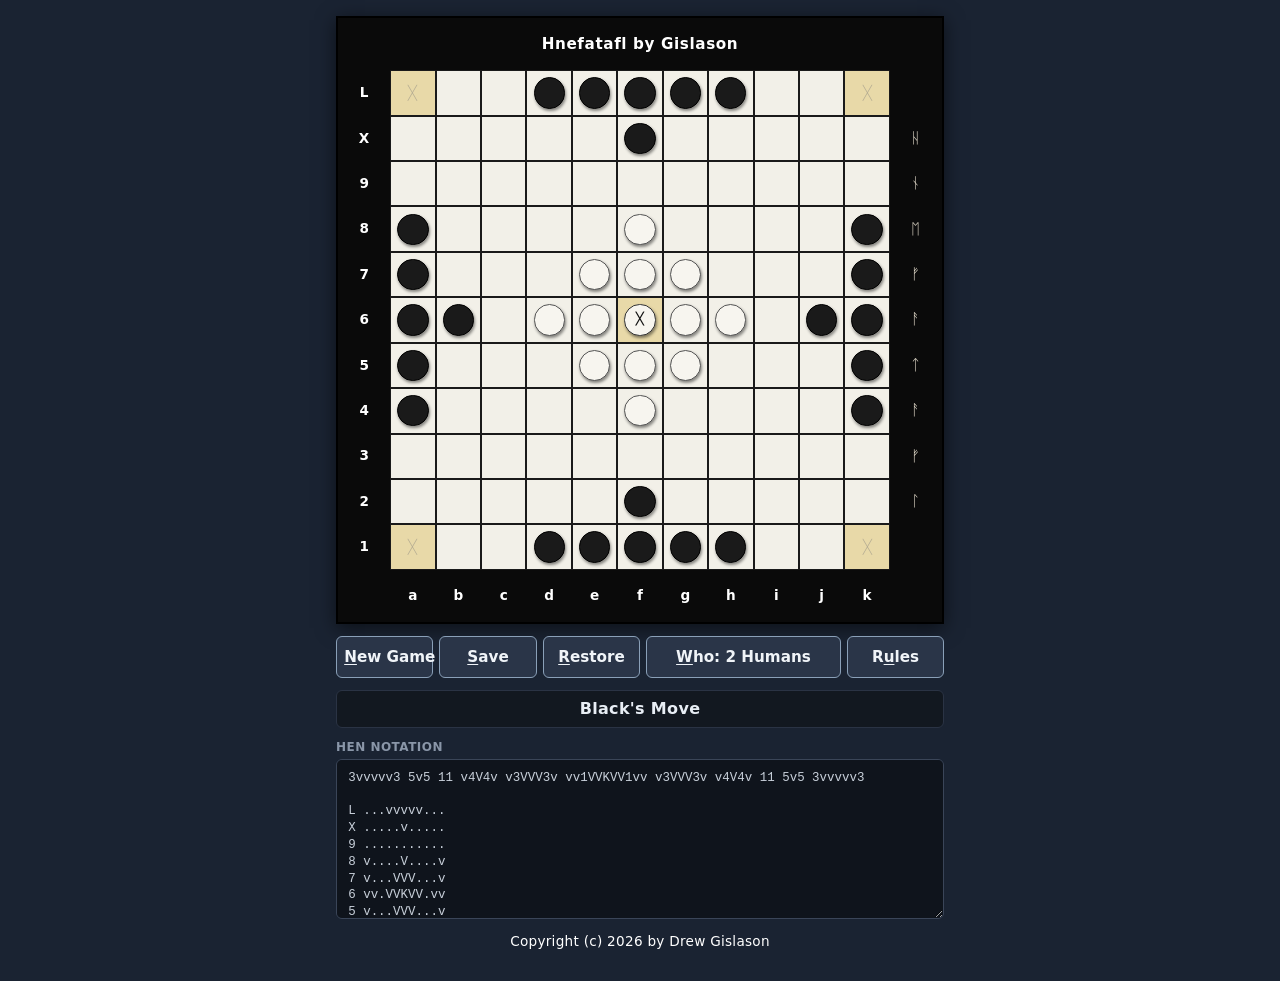
<file: index.html>
<!DOCTYPE html>
<!--
  Open Source — Copyright Drew Gislason
  MIT License — https://mit-license.org
-->
<html lang="en">
<head>
  <meta charset="UTF-8" />
  <meta name="viewport" content="width=device-width, initial-scale=1, viewport-fit=cover" />
  <meta name="description" content="Hnefatafl — Copenhagen rules 11×11. Stage 3: playable with medium AI (human vs AI, AI vs AI)." />
  <title>Hnefatafl by Gislason — Copenhagen 11×11</title>
  <link rel="stylesheet" href="styles.css" />
</head>
<body>
  <!-- App root: board, buttons, status, HEN filled by JS -->
  <div id="app"></div>

  <!-- Classic scripts (no ES modules) — works on file:// and GitHub Pages -->
  <script src="model.js"></script>
  <script src="hen.js"></script>
  <script src="view.js"></script>
  <script src="ai.js"></script>
  <script src="controller.js"></script>
  <script>
    document.addEventListener('DOMContentLoaded', function () {
      var game = window.HnefataflModel.createGame();
      window.HnefataflController.init(game);
    });
  </script>
</body>
</html>
</file>
<file: styles.css>
/*
 * Open Source — Copyright Drew Gislason
 * MIT License — https://mit-license.org
 *
 * Stage 1 visual styles — mobile-first Copenhagen 11×11 layout.
 * Palette sampled from Hnefatafl_Board.png mockup.
 */

/* ---------- Design tokens ---------- */
:root {
  --page-bg: #1a2332;
  --board-cell: #f2f0e8;
  --board-line: #1a1a1a;
  --chrome-bg: #0a0a0a;
  --chrome-text: #ffffff;
  --throne-bg: #e8d9a8;
  --gebo-empty: #9a9588;
  --piece-attacker: #1a1a1a;
  --piece-defender: #f7f5ef;
  --piece-shadow: rgba(0, 0, 0, 0.45);
  --btn-bg: #2a3548;
  --btn-border: #8aa0b8;
  --btn-text: #f0f4f8;
  --status-bg: #121820;
  --status-text: #e8eef5;
  --hen-bg: #0f141c;
  --hen-text: #c8d0da;
  --hen-border: #3a4558;
  --radius-btn: 6px;
  --font-ui: system-ui, -apple-system, "Segoe UI", Roboto, "Helvetica Neue", Arial, sans-serif;
  --font-mono: ui-monospace, "SF Mono", Menlo, Consolas, monospace;
}

/* ---------- Reset / page ---------- */
*,
*::before,
*::after {
  box-sizing: border-box;
}

html,
body {
  margin: 0;
  padding: 0;
  min-height: 100%;
  background: var(--page-bg);
  color: var(--chrome-text);
  font-family: var(--font-ui);
  -webkit-text-size-adjust: 100%;
}

body {
  display: flex;
  justify-content: center;
}

#app {
  width: 100%;
  max-width: 560px;
  padding: 0.75rem 0.6rem 1.5rem;
  display: flex;
  flex-direction: column;
  align-items: stretch;
  gap: 0.65rem;
}

/* ---------- Board wrapper (keeps board square & fits width) ---------- */
.board-wrap {
  width: 100%;
  /* Aspect trick: square based on available width */
  aspect-ratio: 1 / 1;
  max-height: min(100vw - 1.2rem, 560px);
  margin: 0 auto;
}

.board {
  width: 100%;
  height: 100%;
  display: grid;
  /* 13×13: thin chrome ring + equal playable cells */
  grid-template-columns: 1.15fr repeat(11, 1fr) 1.15fr;
  grid-template-rows: 1.15fr repeat(11, 1fr) 1.15fr;
  background: var(--chrome-bg);
  border: 2px solid #000;
  box-shadow: 0 4px 18px rgba(0, 0, 0, 0.55);
  user-select: none;
}

/* ---------- Chrome (outer black border cells) ---------- */
.chrome {
  background: var(--chrome-bg);
  color: var(--chrome-text);
  display: flex;
  align-items: center;
  justify-content: center;
  font-weight: 600;
  font-size: clamp(0.55rem, 2.4vw, 0.85rem);
  line-height: 1;
}

.chrome--corner {
  /* empty black chrome corners */
}

.chrome--top {
  font-size: clamp(0.55rem, 2.6vw, 0.95rem);
  font-weight: 700;
  letter-spacing: 0.04em;
  white-space: nowrap;
}

.chrome--rank,
.chrome--file {
  font-variant-numeric: tabular-nums;
}

.chrome--rune {
  font-size: clamp(0.65rem, 2.8vw, 0.95rem);
  font-weight: 500;
  color: #e8e0d0;
}

/* ---------- Playable cells ---------- */
.cell {
  position: relative;
  background: var(--board-cell);
  border: 1px solid var(--board-line);
  display: flex;
  align-items: center;
  justify-content: center;
  min-width: 0;
  min-height: 0;
}

.cell--restricted,
.cell--throne {
  background: var(--throne-bg);
}

.cell__gebo {
  position: absolute;
  inset: 0;
  display: flex;
  align-items: center;
  justify-content: center;
  font-size: clamp(0.7rem, 3.5vw, 1.15rem);
  color: var(--gebo-empty);
  opacity: 0.7;
  pointer-events: none;
  line-height: 1;
}

/* ---------- Pieces ---------- */
.piece {
  width: 72%;
  height: 72%;
  border-radius: 50%;
  box-shadow: 1px 2px 3px var(--piece-shadow);
  z-index: 1;
  display: flex;
  align-items: center;
  justify-content: center;
  flex-shrink: 0;
}

.piece--attacker {
  background: var(--piece-attacker);
  border: 1px solid #000;
}

.piece--defender {
  background: var(--piece-defender);
  border: 1px solid #555;
}

.piece--king {
  background: var(--piece-defender);
  border: 1.5px solid #333;
}

.piece__gebo {
  color: #111;
  font-size: clamp(0.55rem, 2.8vw, 0.95rem);
  font-weight: 700;
  line-height: 1;
  pointer-events: none;
}

/* ---------- Controls ----------
   Mobile first: two full-width rows. Four short buttons share equal
   tracks; Who spans two so "Who: White vs AI" fits.
   Tablet and up: one row, same idea (Who about twice as wide). */
.controls {
  display: grid;
  width: 100%;
  gap: 0.4rem;
  grid-template-columns: repeat(3, minmax(0, 1fr));
}

.btn {
  width: 100%;
  min-width: 0;
  min-height: 2.75rem;
  padding: 0.55rem 0.35rem;
  background: var(--btn-bg);
  color: var(--btn-text);
  border: 1.5px solid var(--btn-border);
  border-radius: var(--radius-btn);
  font-family: var(--font-ui);
  font-size: 0.95rem;
  font-weight: 600;
  cursor: pointer;
  white-space: nowrap;
  text-align: center;
  -webkit-tap-highlight-color: transparent;
}

.btn:focus-visible {
  outline: 2px solid #c9b896;
  outline-offset: 2px;
}

.btn--who {
  grid-column: span 2;
}

/* Keyboard-hint letter (N / S / R) */
.btn__hint {
  text-decoration: underline;
  text-underline-offset: 2px;
}

/* ---------- Status bar (full width under buttons) ---------- */
.status-bar {
  background: var(--status-bg);
  color: var(--status-text);
  border: 1px solid #2a3344;
  border-radius: var(--radius-btn);
  padding: 0.55rem 0.75rem;
  text-align: center;
  font-size: clamp(0.85rem, 3vw, 1rem);
  font-weight: 600;
  letter-spacing: 0.02em;
}

.status-bar__text {
  display: inline-block;
}

/* ---------- HEN panel ---------- */
.hen-panel {
  display: flex;
  flex-direction: column;
  gap: 0.3rem;
}

.hen-panel__label {
  font-size: 0.75rem;
  color: #8a96a8;
  font-weight: 600;
  letter-spacing: 0.04em;
  text-transform: uppercase;
}

.hen-panel__text {
  width: 100%;
  min-height: 10rem;
  max-height: 18rem;
  resize: vertical;
  background: var(--hen-bg);
  color: var(--hen-text);
  border: 1px solid var(--hen-border);
  border-radius: var(--radius-btn);
  padding: 0.6rem 0.7rem;
  font-family: var(--font-mono);
  font-size: clamp(0.65rem, 2.2vw, 0.78rem);
  line-height: 1.35;
  white-space: pre-wrap;
  overflow-wrap: anywhere;
  word-break: break-word;
  overflow-x: hidden;
  overflow-y: auto;
  tab-size: 2;
}

.hen-panel__text:focus {
  outline: 2px solid #3a4558;
  outline-offset: 1px;
}

.copyright {
  margin: 0.15rem 0 0;
  text-align: center;
  color: #ffffff;
  font-size: clamp(0.7rem, 2.2vw, 0.85rem);
  font-weight: 500;
  letter-spacing: 0.02em;
}

/* ---------- Wider screens ---------- */
@media (min-width: 480px) {
  #app {
    padding: 1rem 1rem 2rem;
    gap: 0.75rem;
  }
}

/* One row once "New Game" and "Who: White vs AI" both fit. */
@media (min-width: 640px) {
  .controls {
    grid-template-columns: 1fr 1fr 1fr 2fr 1fr;
  }

  .btn {
    min-height: 2.6rem;
    padding: 0.55rem 0.45rem;
    font-size: 0.95rem;
  }

  .btn--who {
    grid-column: auto;
  }
}

@media (min-width: 768px) {
  #app {
    max-width: 640px;
  }

  .board-wrap {
    max-height: min(100vw - 2rem, 640px);
  }
}

/* ---------- Stage 2 interaction ---------- */
.btn:hover {
  filter: brightness(1.12);
}

.btn:active {
  filter: brightness(0.92);
}

.cell {
  cursor: pointer;
}

.cell--selected {
  background: #b0b0b0 !important;
  box-shadow: inset 0 0 0 2px #555;
}

.cell--legal {
  background: #c8e6c9 !important;
}

.cell--legal.cell--restricted,
.cell--legal.cell--throne {
  background: #d4e8c4 !important;
}

.status-bar--invalid {
  background: #922b21;
  animation: hnef-blink 0.4s ease 2;
}

@keyframes hnef-blink {
  50% { opacity: 0.45; }
}

.hen-panel__text {
  /* Editable for Restore paste; still looks like a live readout */
  caret-color: var(--hen-text);
}
</file>
<file: src/css/styles.css>
/*
 * Open Source — Copyright Drew Gislason
 * MIT License — https://mit-license.org
 *
 * Stage 1 visual styles — mobile-first Copenhagen 11×11 layout.
 * Palette sampled from Hnefatafl_Board.png mockup.
 */

/* ---------- Design tokens ---------- */
:root {
  --page-bg: #1a2332;
  --board-cell: #f2f0e8;
  --board-line: #1a1a1a;
  --chrome-bg: #0a0a0a;
  --chrome-text: #ffffff;
  --throne-bg: #e8d9a8;
  --gebo-empty: #9a9588;
  --piece-attacker: #1a1a1a;
  --piece-defender: #f7f5ef;
  --piece-shadow: rgba(0, 0, 0, 0.45);
  --btn-bg: #2a3548;
  --btn-border: #8aa0b8;
  --btn-text: #f0f4f8;
  --status-bg: #121820;
  --status-text: #e8eef5;
  --hen-bg: #0f141c;
  --hen-text: #c8d0da;
  --hen-border: #3a4558;
  --radius-btn: 6px;
  --font-ui: system-ui, -apple-system, "Segoe UI", Roboto, "Helvetica Neue", Arial, sans-serif;
  --font-mono: ui-monospace, "SF Mono", Menlo, Consolas, monospace;
}

/* ---------- Reset / page ---------- */
*,
*::before,
*::after {
  box-sizing: border-box;
}

html,
body {
  margin: 0;
  padding: 0;
  min-height: 100%;
  background: var(--page-bg);
  color: var(--chrome-text);
  font-family: var(--font-ui);
  -webkit-text-size-adjust: 100%;
}

body {
  display: flex;
  justify-content: center;
}

#app {
  width: 100%;
  max-width: 560px;
  padding: 0.75rem 0.6rem 1.5rem;
  display: flex;
  flex-direction: column;
  align-items: stretch;
  gap: 0.65rem;
}

/* ---------- Board wrapper (keeps board square & fits width) ---------- */
.board-wrap {
  width: 100%;
  /* Aspect trick: square based on available width */
  aspect-ratio: 1 / 1;
  max-height: min(100vw - 1.2rem, 560px);
  margin: 0 auto;
}

.board {
  width: 100%;
  height: 100%;
  display: grid;
  /* 13×13: thin chrome ring + equal playable cells */
  grid-template-columns: 1.15fr repeat(11, 1fr) 1.15fr;
  grid-template-rows: 1.15fr repeat(11, 1fr) 1.15fr;
  background: var(--chrome-bg);
  border: 2px solid #000;
  box-shadow: 0 4px 18px rgba(0, 0, 0, 0.55);
  user-select: none;
}

/* ---------- Chrome (outer black border cells) ---------- */
.chrome {
  background: var(--chrome-bg);
  color: var(--chrome-text);
  display: flex;
  align-items: center;
  justify-content: center;
  font-weight: 600;
  font-size: clamp(0.55rem, 2.4vw, 0.85rem);
  line-height: 1;
}

.chrome--corner {
  /* empty black chrome corners */
}

.chrome--top {
  font-size: clamp(0.55rem, 2.6vw, 0.95rem);
  font-weight: 700;
  letter-spacing: 0.04em;
  white-space: nowrap;
}

.chrome--rank,
.chrome--file {
  font-variant-numeric: tabular-nums;
}

.chrome--rune {
  font-size: clamp(0.65rem, 2.8vw, 0.95rem);
  font-weight: 500;
  color: #e8e0d0;
}

/* ---------- Playable cells ---------- */
.cell {
  position: relative;
  background: var(--board-cell);
  border: 1px solid var(--board-line);
  display: flex;
  align-items: center;
  justify-content: center;
  min-width: 0;
  min-height: 0;
}

.cell--restricted,
.cell--throne {
  background: var(--throne-bg);
}

.cell__gebo {
  position: absolute;
  inset: 0;
  display: flex;
  align-items: center;
  justify-content: center;
  font-size: clamp(0.7rem, 3.5vw, 1.15rem);
  color: var(--gebo-empty);
  opacity: 0.7;
  pointer-events: none;
  line-height: 1;
}

/* ---------- Pieces ---------- */
.piece {
  width: 72%;
  height: 72%;
  border-radius: 50%;
  box-shadow: 1px 2px 3px var(--piece-shadow);
  z-index: 1;
  display: flex;
  align-items: center;
  justify-content: center;
  flex-shrink: 0;
}

.piece--attacker {
  background: var(--piece-attacker);
  border: 1px solid #000;
}

.piece--defender {
  background: var(--piece-defender);
  border: 1px solid #555;
}

.piece--king {
  background: var(--piece-defender);
  border: 1.5px solid #333;
}

.piece__gebo {
  color: #111;
  font-size: clamp(0.55rem, 2.8vw, 0.95rem);
  font-weight: 700;
  line-height: 1;
  pointer-events: none;
}

/* ---------- Controls ----------
   Mobile first: two full-width rows. Four short buttons share equal
   tracks; Who spans two so "Who: White vs AI" fits.
   Tablet and up: one row, same idea (Who about twice as wide). */
.controls {
  display: grid;
  width: 100%;
  gap: 0.4rem;
  grid-template-columns: repeat(3, minmax(0, 1fr));
}

.btn {
  width: 100%;
  min-width: 0;
  min-height: 2.75rem;
  padding: 0.55rem 0.35rem;
  background: var(--btn-bg);
  color: var(--btn-text);
  border: 1.5px solid var(--btn-border);
  border-radius: var(--radius-btn);
  font-family: var(--font-ui);
  font-size: 0.95rem;
  font-weight: 600;
  cursor: pointer;
  white-space: nowrap;
  text-align: center;
  -webkit-tap-highlight-color: transparent;
}

.btn:focus-visible {
  outline: 2px solid #c9b896;
  outline-offset: 2px;
}

.btn--who {
  grid-column: span 2;
}

/* Keyboard-hint letter (N / S / R) */
.btn__hint {
  text-decoration: underline;
  text-underline-offset: 2px;
}

/* ---------- Status bar (full width under buttons) ---------- */
.status-bar {
  background: var(--status-bg);
  color: var(--status-text);
  border: 1px solid #2a3344;
  border-radius: var(--radius-btn);
  padding: 0.55rem 0.75rem;
  text-align: center;
  font-size: clamp(0.85rem, 3vw, 1rem);
  font-weight: 600;
  letter-spacing: 0.02em;
}

.status-bar__text {
  display: inline-block;
}

/* ---------- HEN panel ---------- */
.hen-panel {
  display: flex;
  flex-direction: column;
  gap: 0.3rem;
}

.hen-panel__label {
  font-size: 0.75rem;
  color: #8a96a8;
  font-weight: 600;
  letter-spacing: 0.04em;
  text-transform: uppercase;
}

.hen-panel__text {
  width: 100%;
  min-height: 10rem;
  max-height: 18rem;
  resize: vertical;
  background: var(--hen-bg);
  color: var(--hen-text);
  border: 1px solid var(--hen-border);
  border-radius: var(--radius-btn);
  padding: 0.6rem 0.7rem;
  font-family: var(--font-mono);
  font-size: clamp(0.65rem, 2.2vw, 0.78rem);
  line-height: 1.35;
  white-space: pre-wrap;
  overflow-wrap: anywhere;
  word-break: break-word;
  overflow-x: hidden;
  overflow-y: auto;
  tab-size: 2;
}

.hen-panel__text:focus {
  outline: 2px solid #3a4558;
  outline-offset: 1px;
}

.copyright {
  margin: 0.15rem 0 0;
  text-align: center;
  color: #ffffff;
  font-size: clamp(0.7rem, 2.2vw, 0.85rem);
  font-weight: 500;
  letter-spacing: 0.02em;
}

/* ---------- Wider screens ---------- */
@media (min-width: 480px) {
  #app {
    padding: 1rem 1rem 2rem;
    gap: 0.75rem;
  }
}

/* One row once "New Game" and "Who: White vs AI" both fit. */
@media (min-width: 640px) {
  .controls {
    grid-template-columns: 1fr 1fr 1fr 2fr 1fr;
  }

  .btn {
    min-height: 2.6rem;
    padding: 0.55rem 0.45rem;
    font-size: 0.95rem;
  }

  .btn--who {
    grid-column: auto;
  }
}

@media (min-width: 768px) {
  #app {
    max-width: 640px;
  }

  .board-wrap {
    max-height: min(100vw - 2rem, 640px);
  }
}

/* ---------- Stage 2 interaction ---------- */
.btn:hover {
  filter: brightness(1.12);
}

.btn:active {
  filter: brightness(0.92);
}

.cell {
  cursor: pointer;
}

.cell--selected {
  background: #b0b0b0 !important;
  box-shadow: inset 0 0 0 2px #555;
}

.cell--legal {
  background: #c8e6c9 !important;
}

.cell--legal.cell--restricted,
.cell--legal.cell--throne {
  background: #d4e8c4 !important;
}

.status-bar--invalid {
  background: #922b21;
  animation: hnef-blink 0.4s ease 2;
}

@keyframes hnef-blink {
  50% { opacity: 0.45; }
}

.hen-panel__text {
  /* Editable for Restore paste; still looks like a live readout */
  caret-color: var(--hen-text);
}
</file>
